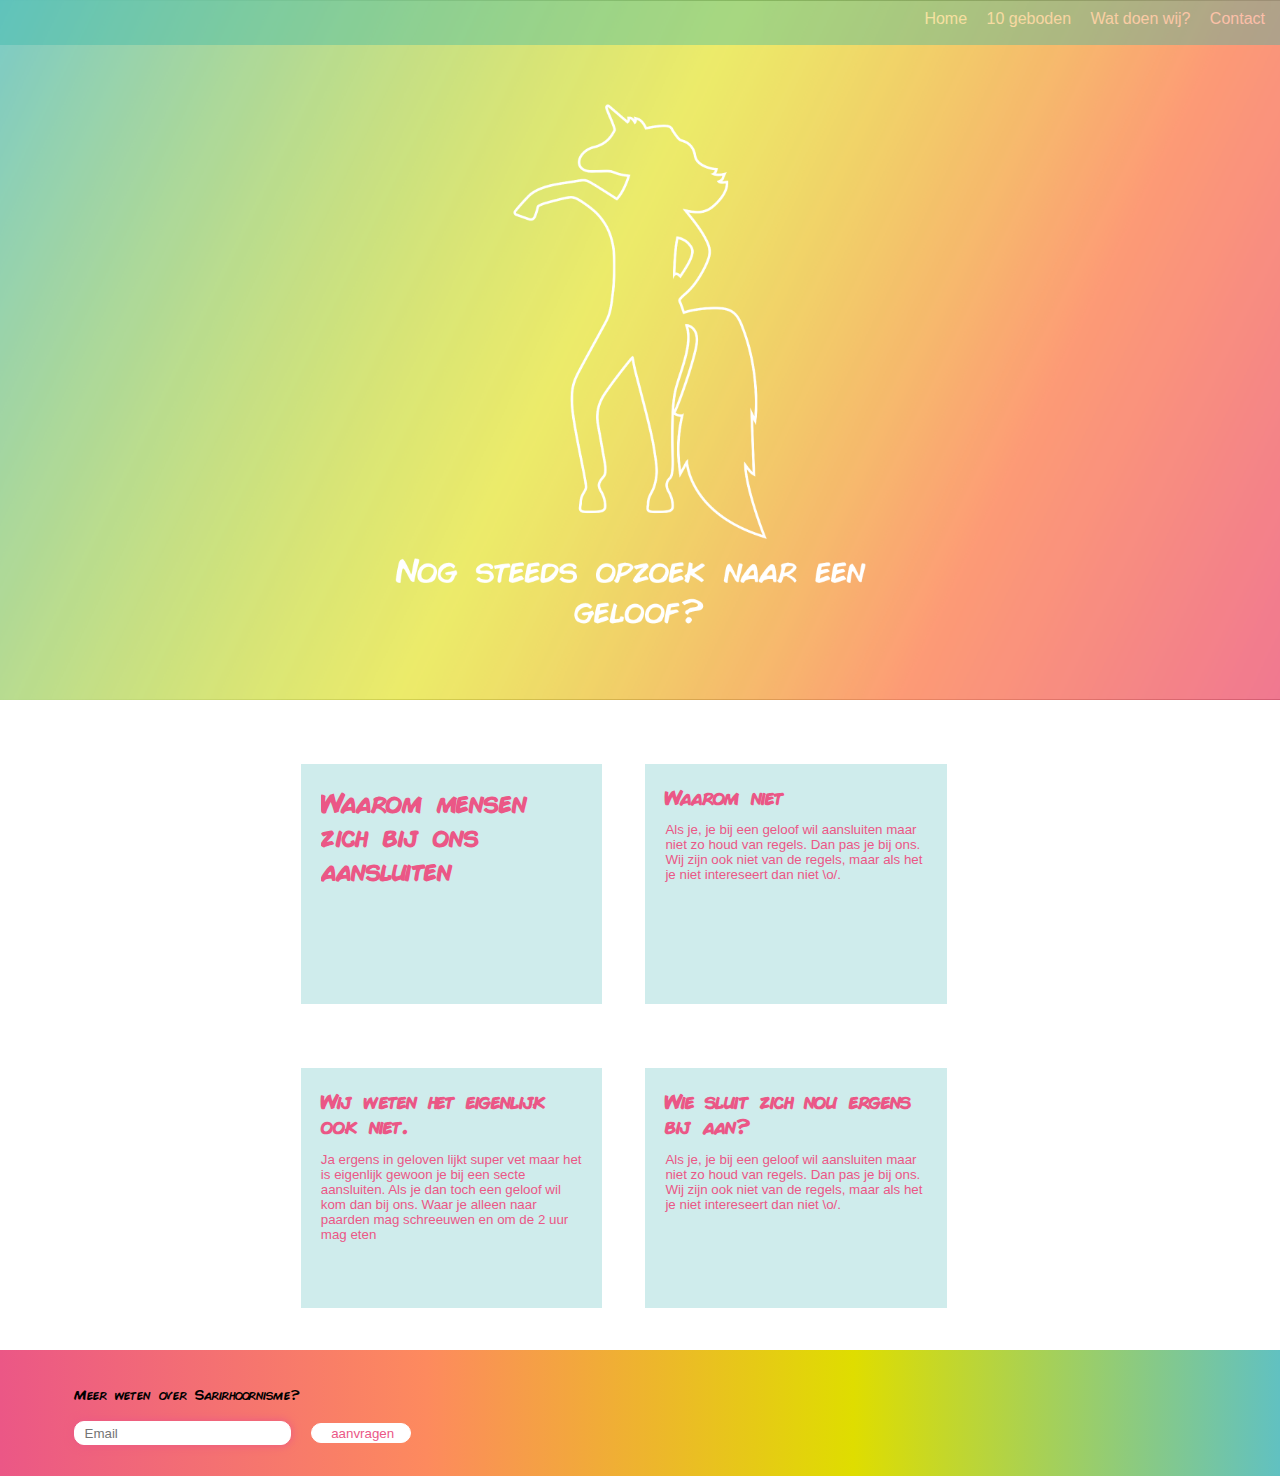
<file: index.html>
<!DOCTYPE html> 
<!--Hannah Hensen -->
 <html lang="nl">

	<head>
		<title> Sarirhoornisme </title>
		<meta charset="UTF-8"/> <meta
		name="keywords" content=""/> 
		<meta name="description" content=""/> 
		<meta name="author" content="Hannah Hensen"/>

		<link rel="stylesheet" type="text/css" href="style.css">

	</head>
	<body>

		<header class="home"> 
			<nav> 	
					<a href="index.html"> Home</a> 
					<a href="tiengeboden.html">10 geboden</a> 
					<a href="wdw.html">Wat doen wij?</a>  
					<a href="contact.html">Contact</a> 
			</nav>		
		</header>
			
		<article>
		<h2>home pagina</h2>
			<section class="boven">
				<h2> bovenste tekst </h2>
				<section class="linksboven">
					<h1 class="home">Waarom mensen zich bij ons aansluiten</h1>

				</section>

				<section class="rechtsboven">
					<h6 class="rechts">Waarom niet</h6>
					<p class="homerechts">	Als je, je bij een geloof wil aansluiten maar niet zo houd van regels.
						Dan pas je bij ons. Wij zijn ook niet van de regels, maar als het je 
						niet intereseert dan niet \o/.</p>
				</section>
			</section>

			<section class="onder">
				<h2> onderste tekst </h2>
				<section class="linksonder">
					<h6>Wij weten het eigenlijk ook niet.</h6>
					<p class="homelinks">Ja ergens in geloven lijkt  super vet maar het is eigenlijk gewoon
						je bij een secte aansluiten. Als je dan toch een geloof wil kom dan 
						bij ons. Waar je alleen naar paarden mag schreeuwen en om de 2 uur 
						mag eten</p>
					
				</section>

				<section class="rechtsonder">
					<h6 class="rechts">Wie sluit zich nou ergens bij aan?</h6>
					<p class="homerechts"> Als je, je bij een geloof wil aansluiten maar niet zo houd van regels.
						Dan pas je bij ons. Wij zijn ook niet van de regels, maar als het je 
						niet intereseert dan niet \o/.</p>
				</section>
			</section>

		</article>

		<footer>
			<form class="footer" action="bedankt.html" method="GET">
				<p class="footertext">Meer weten over Sarirhoornisme?</p>
				<input id="subscribe" type="email" placeholder="Email">
				<input class="footerknop" type="submit" value="aanvragen">
			</form>			

		</footer>




	</body> 
</html>
</file>
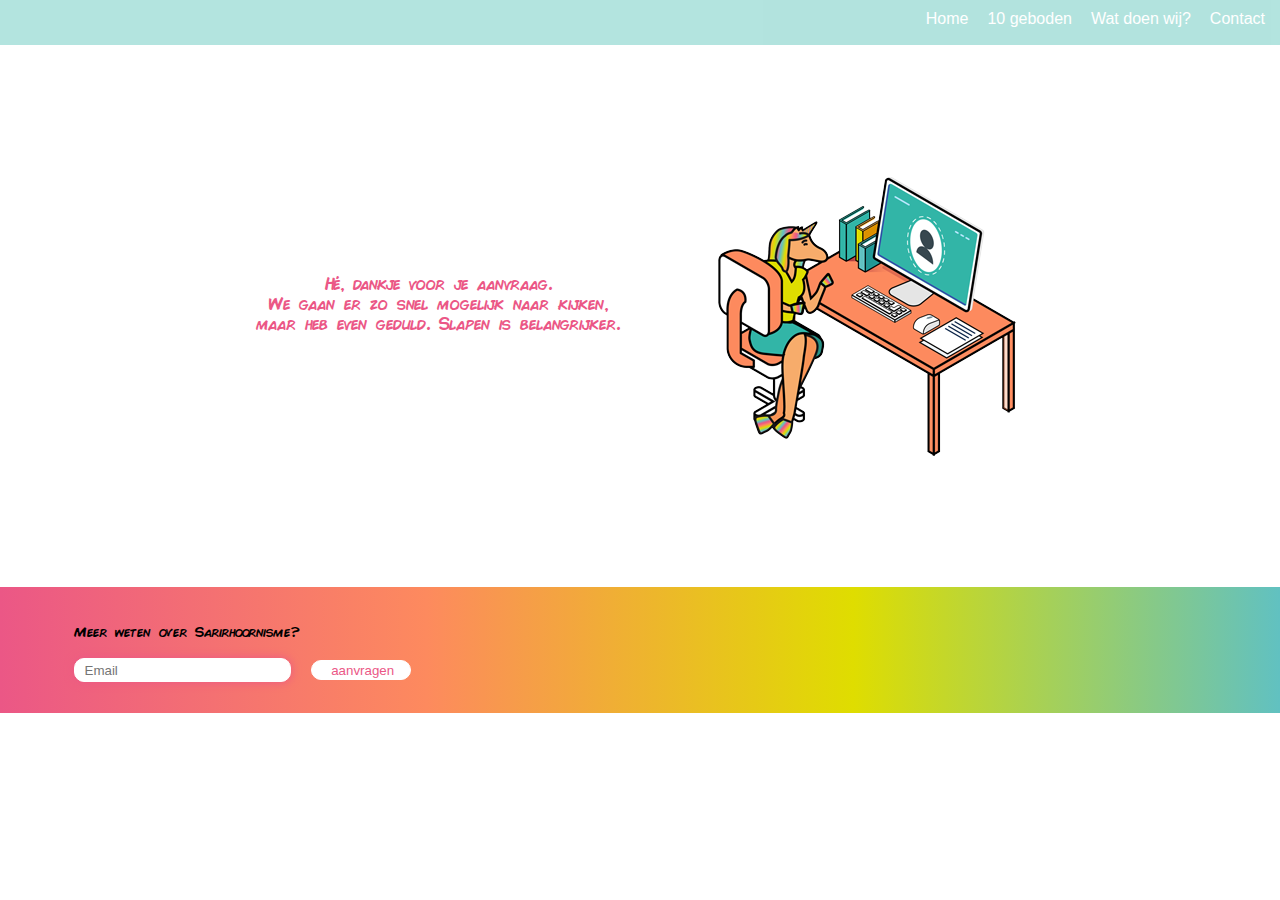
<file: bedankt.html>
<!DOCTYPE html> 
<!--Hannah Hensen -->
 <html lang="nl">

	<head>
		<title> Sarirhoornisme - contact</title>
		<meta charset="UTF-8"/> <meta
		name="keywords" content=""/> 
		<meta name="description" content=""/> 
		<meta name="author" content="Hannah Hensen"/>

		<link rel="stylesheet" type="text/css" href="style.css">

	</head>
	<body>

		<header> 
			<nav> 	
					<a href="index.html"> Home</a> 
					<a href="tiengeboden.html">10 geboden</a> 
					<a href="wdw.html">Wat doen wij?</a>  
					<a href="contact.html">Contact</a> 
			</nav>		
		</header>

		<section class="bedankt">
			<p class="tekstbedankt">
					Hé, dankje voor je aanvraag.<br>
					We gaan er zo snel mogelijk naar kijken, <br>
					maar heb even geduld. Slapen is belangrijker.
			</p>
            <img class="bedanktimg" src="links/thanks-eenhoorn.png" alt="">
		</section>

		<footer>
			<form class="footer" action="bedankt.html" method="GET">
				<p class="footertext">Meer weten over Sarirhoornisme?</p>
				<input id="subscribe" type="email" placeholder="Email">
				<input class="footerknop" type="submit" value="aanvragen">
			</form>
		</footer>




	</body> 
</html>
</file>
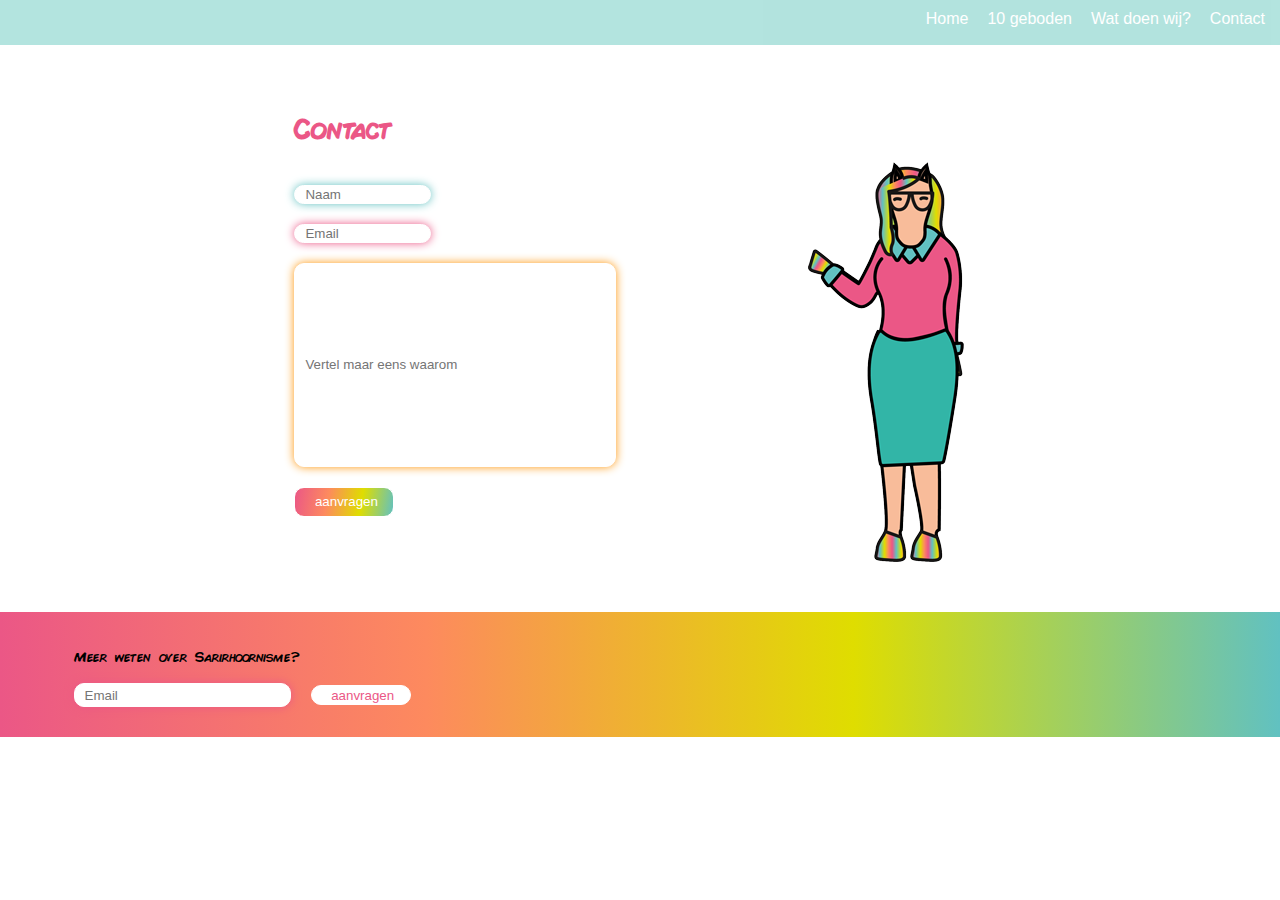
<file: contact.html>
<!DOCTYPE html> 
<!--Hannah Hensen -->
 <html lang="nl">

	<head>
		<title> Sarirhoornisme - contact</title>
		<meta charset="UTF-8"/> <meta
		name="keywords" content=""/> 
		<meta name="description" content=""/> 
		<meta name="author" content="Hannah Hensen"/>

		<link rel="stylesheet" type="text/css" href="style.css">

	</head>
	<body>

		<header> 
			<nav> 	
					<a href="index.html"> Home</a> 
					<a href="tiengeboden.html">10 geboden</a> 
					<a href="wdw.html">Wat doen wij?</a>  
					<a href="contact.html">Contact</a> 
			</nav>		
		</header>


		<article class="formulier">
			<h1 class="form">Contact</h1>
			<form action="bedankt.html" method="GET">
				
				<input id="blauw" type="text" name="fullname" placeholder="Naam">
				<input type="email" placeholder="Email">
				<input id="oranje" type="text" name="text" placeholder="Vertel maar eens waarom je contact met ons wilt opnemen.
				We zijn benieuwd. ">
				<input type="submit" value="aanvragen">


			</form>
			<img class="formulier" src="links/eenhoorn-contact.png" alt="zwaaiende eenhoorn">

		</article>
		

		<footer>
			<form class="footer" action="bedankt.html" method="GET">
				<p class="footertext">Meer weten over Sarirhoornisme?</p>
				<input id="subscribe" type="email" placeholder="Email">
				<input class="footerknop" type="submit" value="aanvragen">
			</form>

		</footer>




	</body> 
</html>
</file>
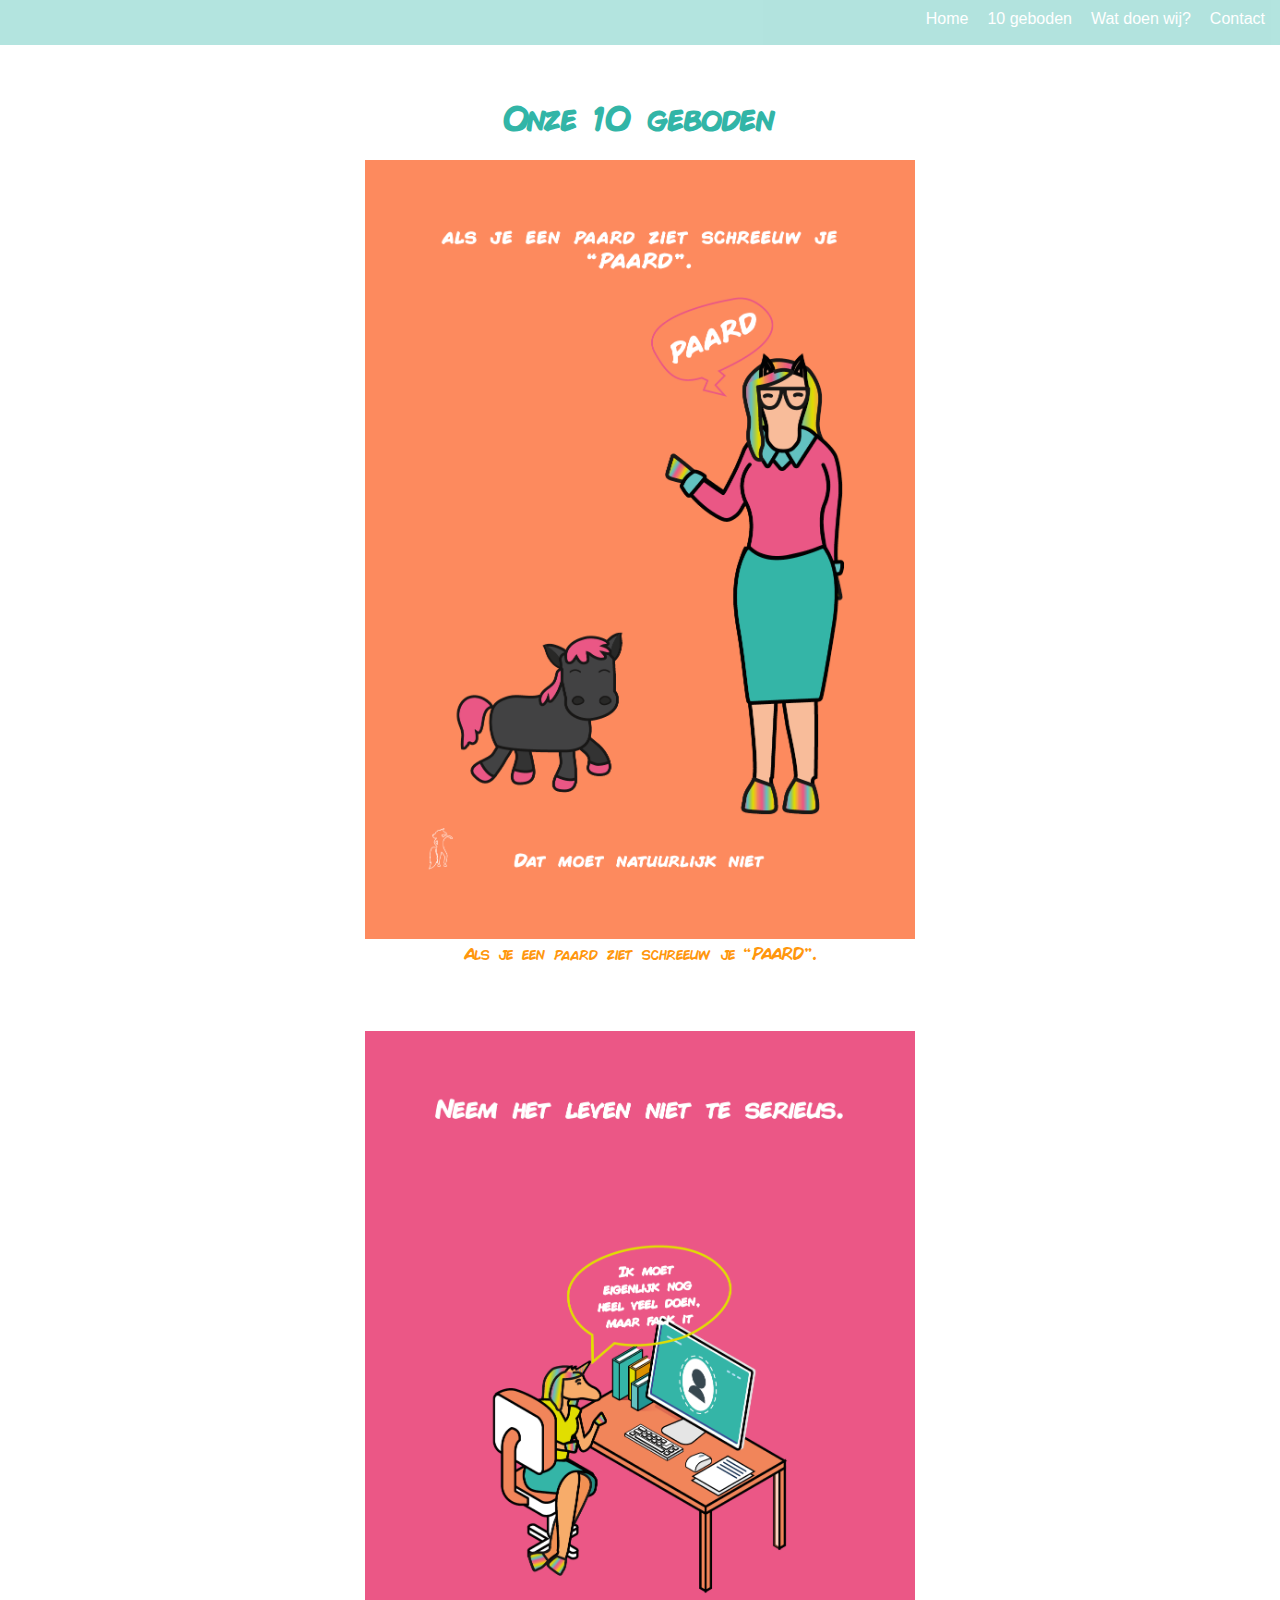
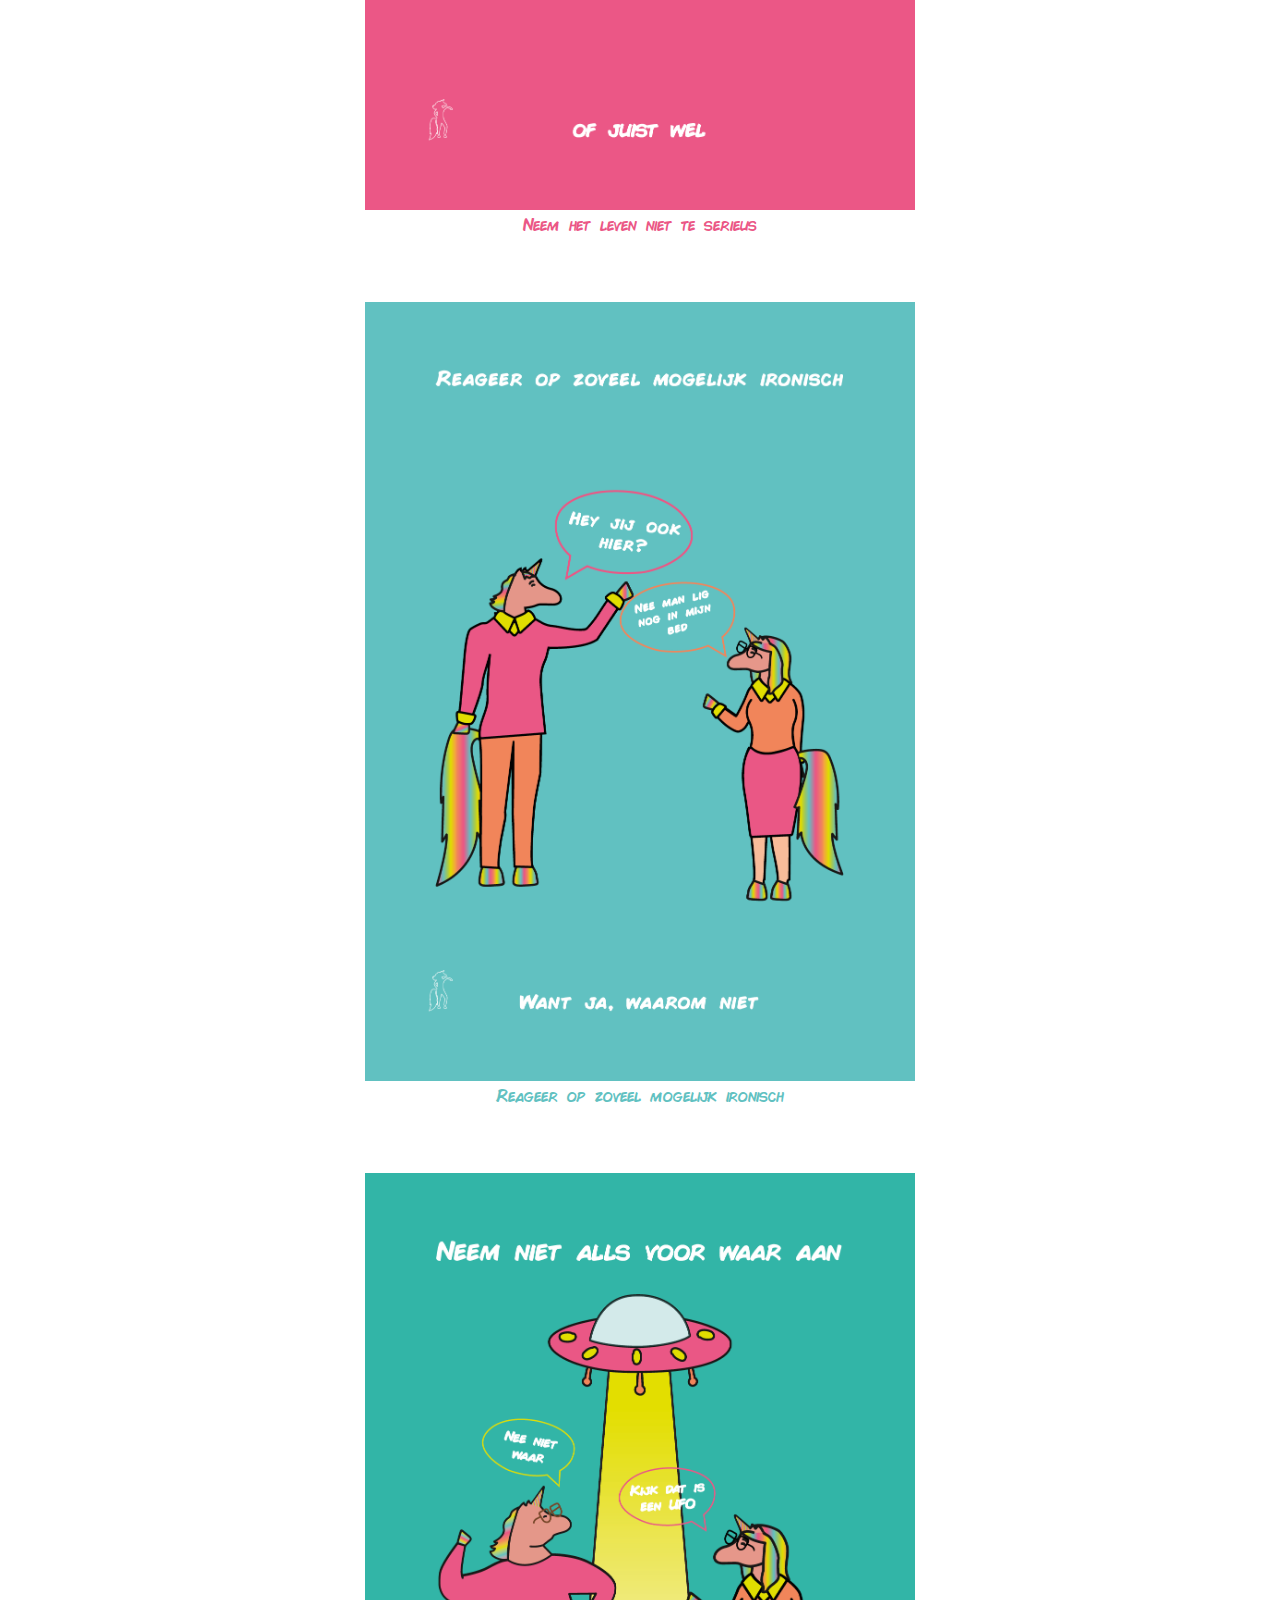
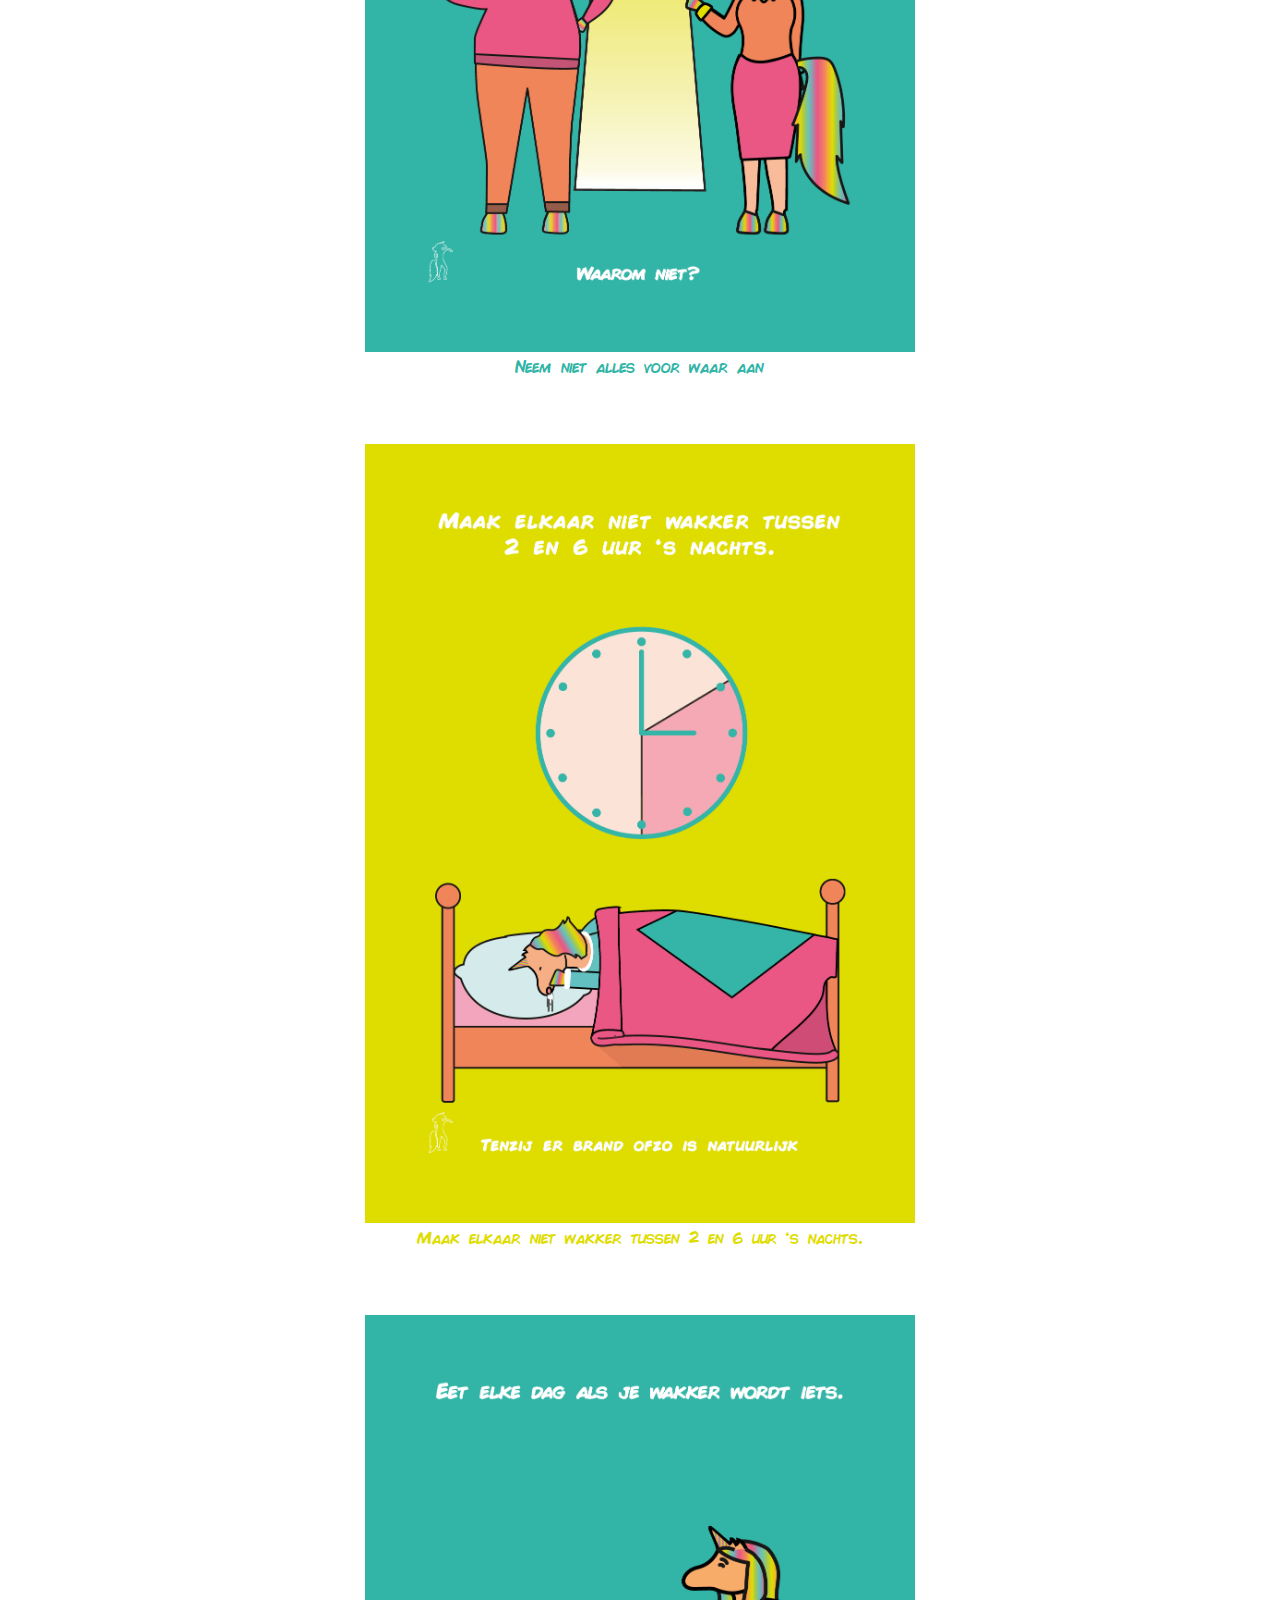
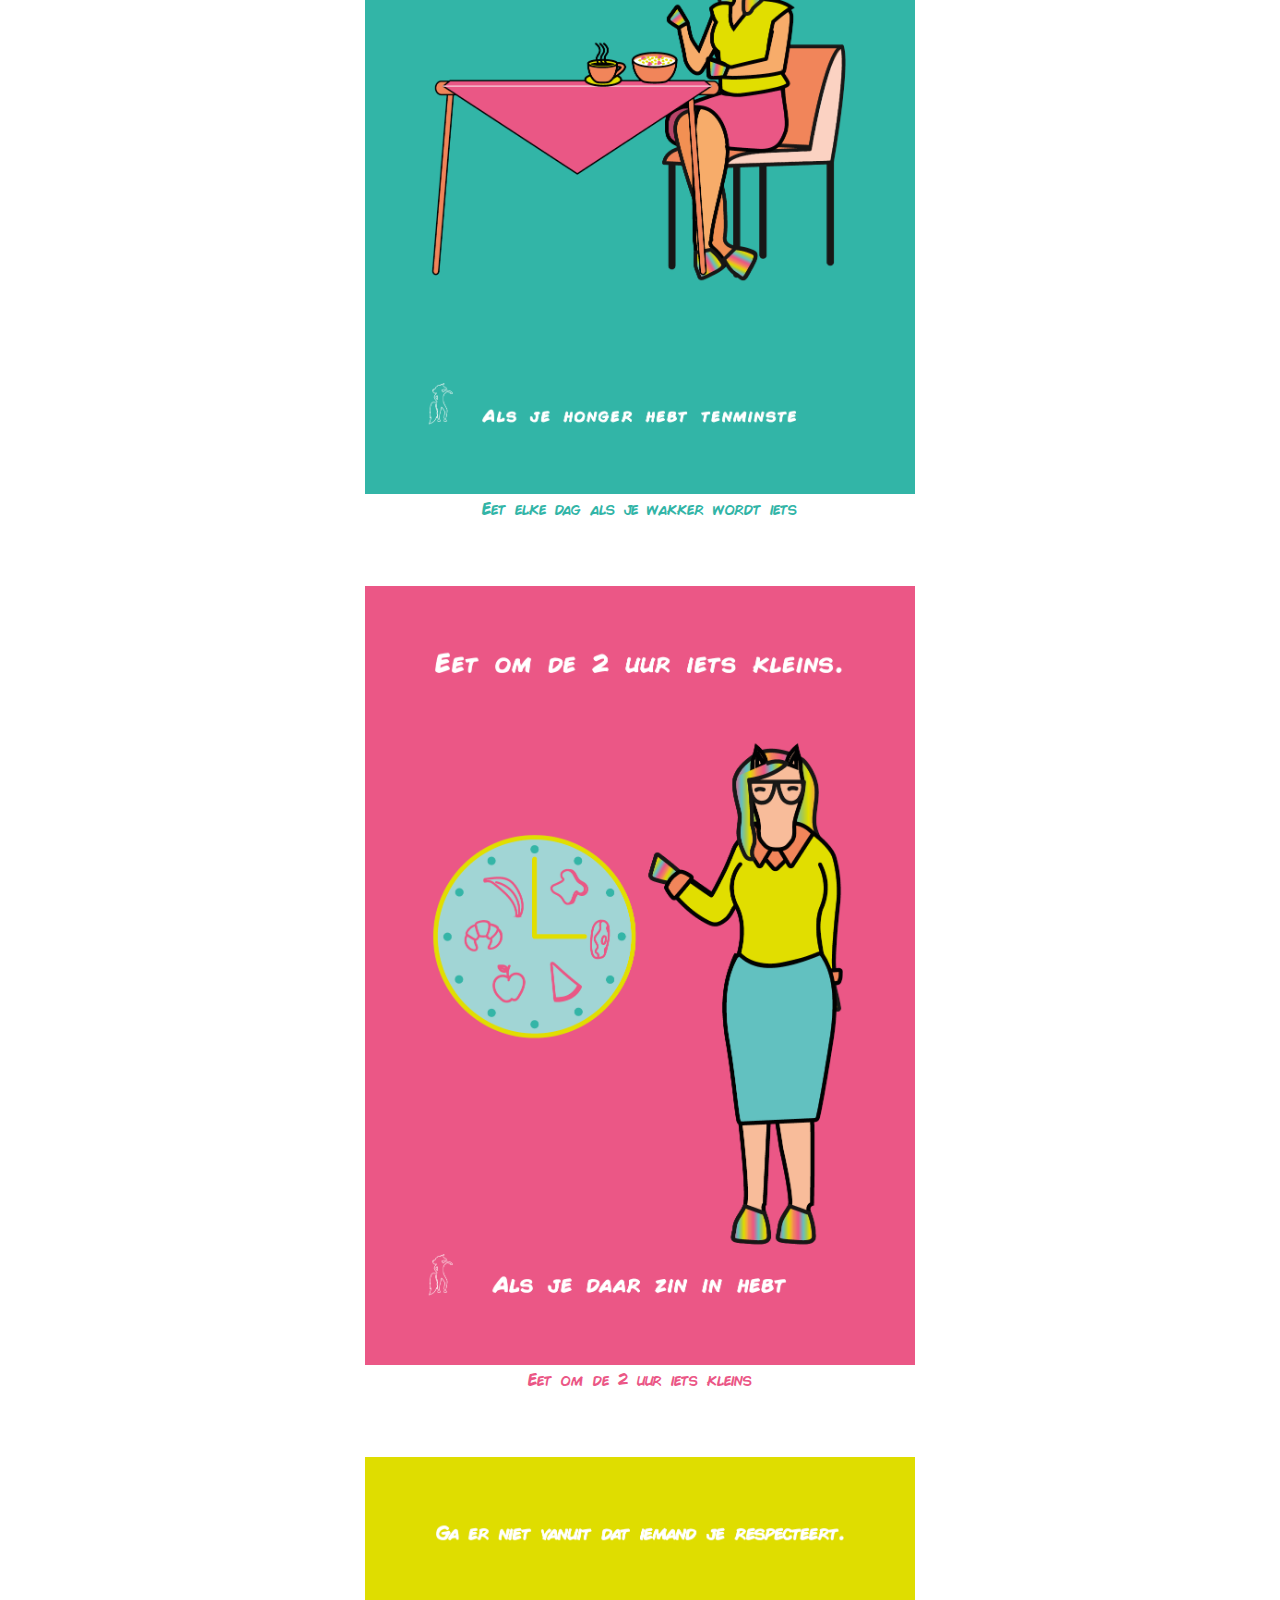
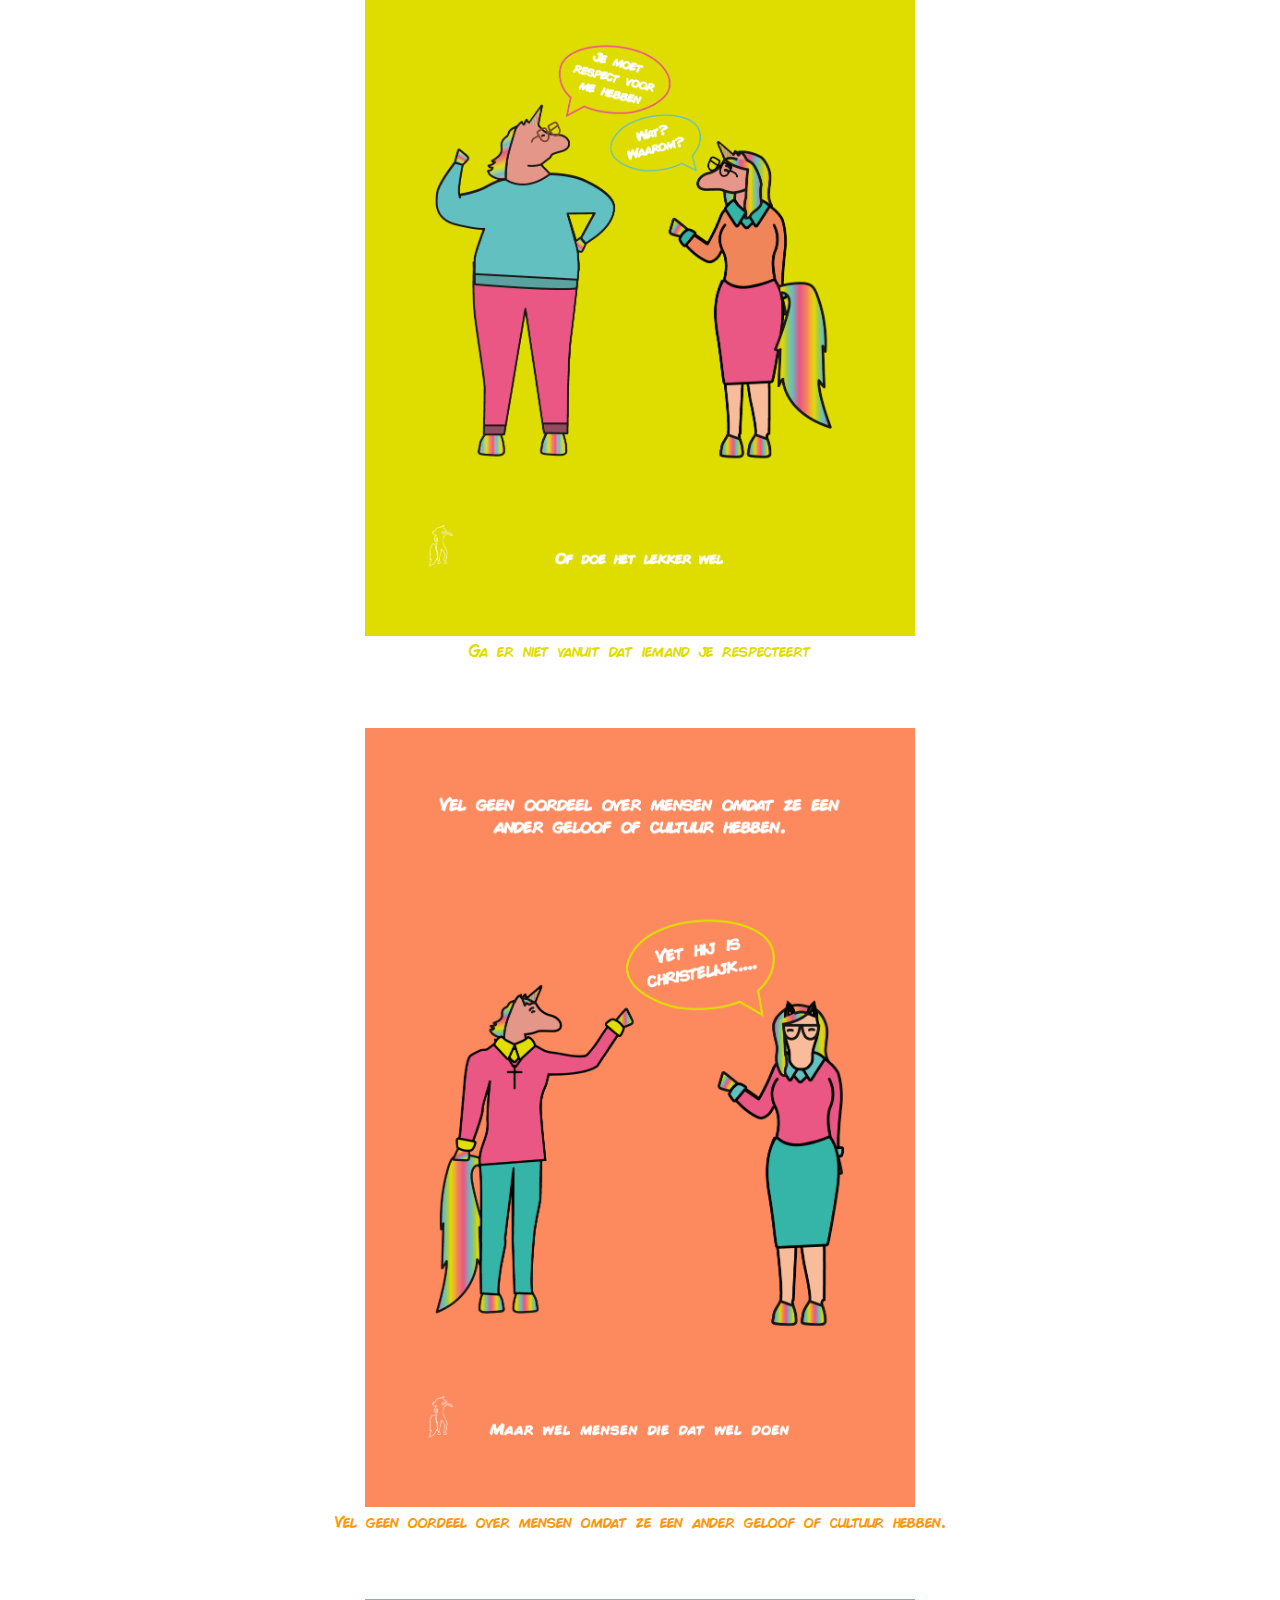
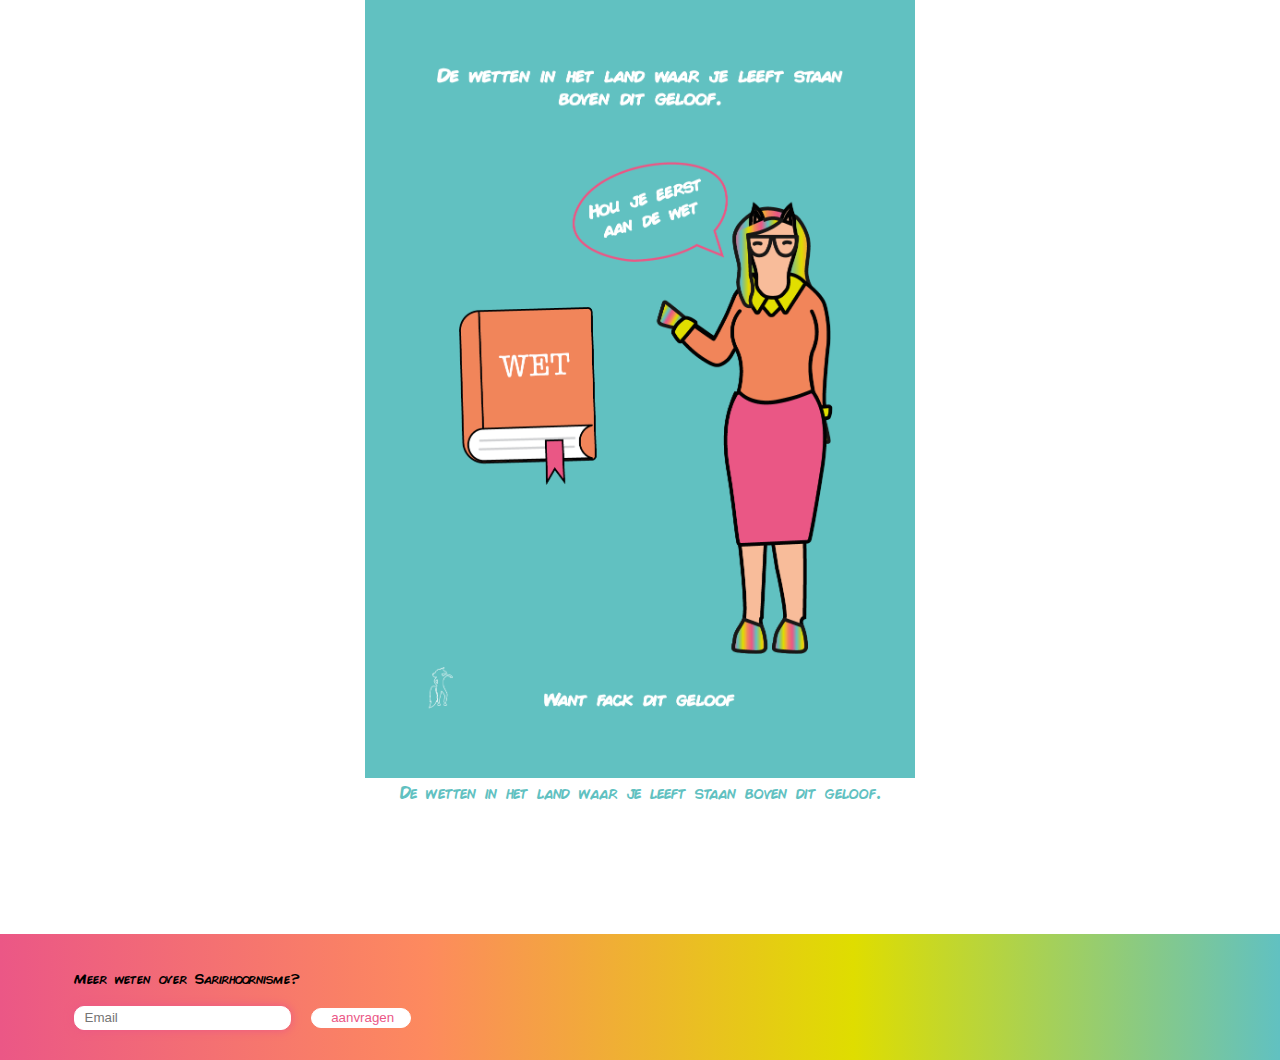
<file: tiengeboden.html>
<!DOCTYPE html> 
<!--Hannah Hensen -->
 <html lang="nl">

	<head>
		<title> Sarirhoornisme - 10 geboden </title>
		<meta charset="UTF-8"/> <meta
		name="keywords" content=""/> 
		<meta name="description" content=""/> 
		<meta name="author" content="Hannah Hensen"/>

		<link rel="stylesheet" type="text/css" href="style.css">

	</head>
	<body>

		<header> 
			<nav> 	
					<a href="index.html"> Home</a> 
					<a href="tiengeboden.html">10 geboden</a> 
					<a href="wdw.html">Wat doen wij?</a>  
					<a href="contact.html">Contact</a> 
			</nav>		
		</header>
			
			<article class="afbeelding">
				<h1 class="geboden">Onze 10 geboden</h2>
					<figure>
						<img src="links/poster1.png" alt="gebod 1">
						<figcaption class="oranje">Als je een paard ziet schreeuw je “PAARD”.</figcaption>
					</figure>
					<figure>
						<img src="links/poster2.png" alt="">
						<figcaption class="roze">Neem het leven niet te serieus</figcaption>
					</figure>
					<figure>
						<img src="links/poster3.png" alt="">
						<figcaption class="blauw">Reageer op zoveel mogelijk ironisch</figcaption>
					</figure>
					<figure>
						<img src="links/poster4.png" alt="">
						<figcaption class="groen">Neem niet alles voor waar aan</figcaption>
					</figure>
					<figure>
						<img src="links/poster5.png" alt="">
						<figcaption class="geel">Maak elkaar niet wakker tussen 2 en 6 uur ‘s nachts.</figcaption>
					</figure>
					<figure>
						<img src="links/poster6.png" alt="">
						<figcaption class="groen">Eet elke dag als je wakker wordt iets</figcaption>
					</figure>
					<figure>
						<img src="links/poster7.png" alt="">
						<figcaption class="roze">Eet om de 2 uur iets kleins</figcaption>
					</figure>
					<figure>
						<img src="links/poster8.png" alt="">
						<figcaption class="geel">Ga er niet vanuit dat iemand je respecteert</figcaption>
					</figure>
					<figure>
						<img src="links/poster9.png" alt="">
						<figcaption class="oranje">Vel geen oordeel over mensen omdat ze een ander geloof of cultuur hebben.
						</figcaption>
					</figure>
					<figure>
						<img src="links/poster10.png" alt="">
						<figcaption class="blauw">De wetten in het land waar je leeft staan boven dit geloof.</figcaption>
					</figure>
			</article>	

		<footer>
			<form class="footer" action="bedankt.html" method="GET">
				<p class="footertext">Meer weten over Sarirhoornisme?</p>
				<input id="subscribe" type="email" placeholder="Email">
				<input class="footerknop" type="submit" value="aanvragen">
			</form>

		</footer>




	</body> 
</html>
</file>
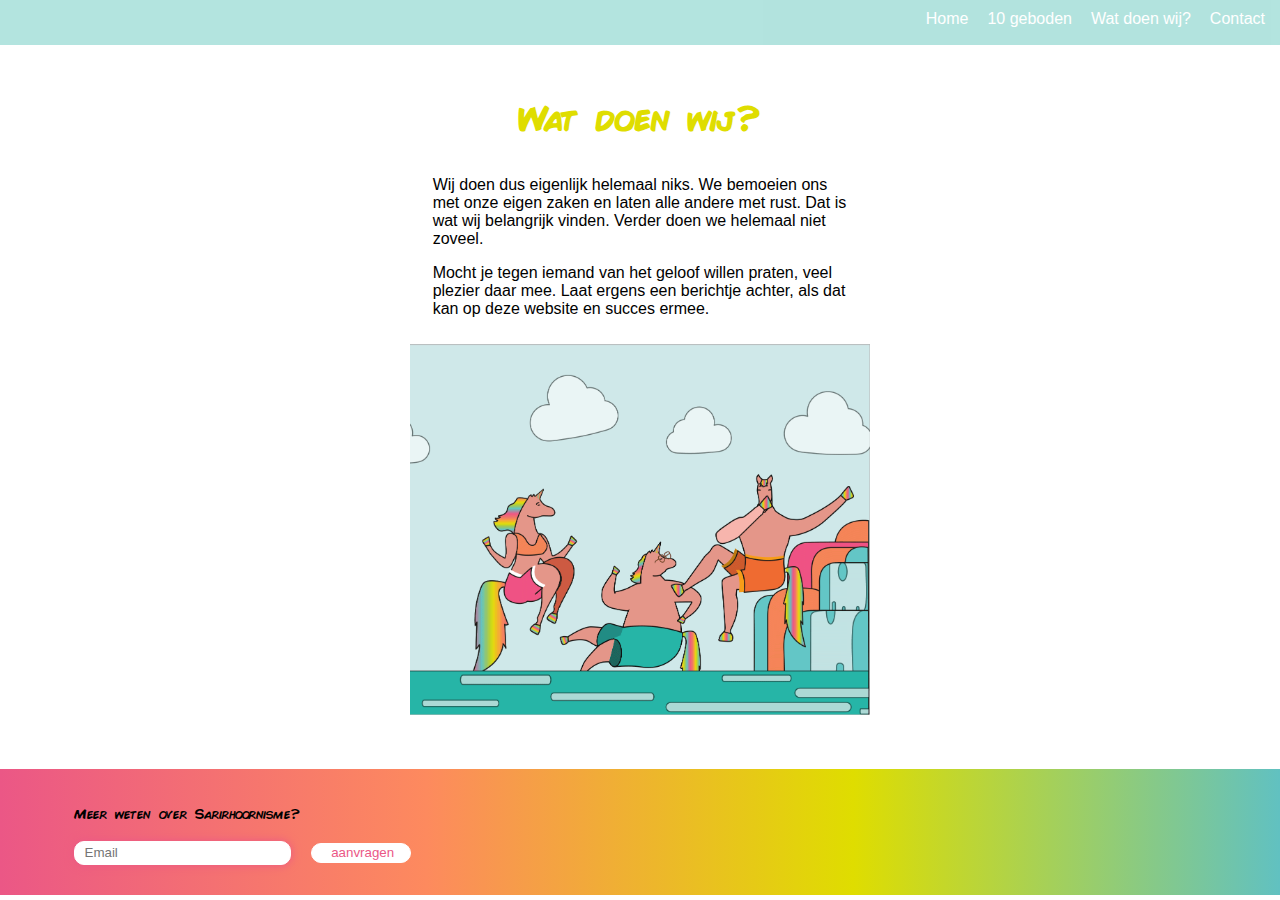
<file: wdw.html>
<!DOCTYPE html> 
<!--Hannah Hensen -->
 <html lang="nl">

	<head>
		<title> Sarirhoornisme - wat doen wij</title>
		<meta charset="UTF-8"/> <meta
		name="keywords" content=""/> 
		<meta name="description" content=""/> 
		<meta name="author" content="Hannah Hensen"/>

		<link rel="stylesheet" type="text/css" href="style.css">

	</head>
	<body>

		<header> 
			<nav> 	
					<a href="index.html"> Home</a> 
					<a href="tiengeboden.html">10 geboden</a> 
					<a href="wdw.html">Wat doen wij?</a>  
					<a href="contact.html">Contact</a> 
			</nav>		
		</header>
		<main>
			<h1 class="wdw"> Wat doen wij? </h1>

			<article class="wdwt">
				<h2>wat doen wij tekst</h2>
				<p class="wdwtekst"> 
						Wij doen dus eigenlijk helemaal niks. We bemoeien ons met onze eigen zaken en laten alle andere met rust. Dat is wat wij belangrijk vinden. Verder doen we helemaal niet zoveel.
				</p>
				<p class="wdwtekst">
						Mocht je tegen iemand van het geloof willen praten, veel plezier daar mee. Laat ergens een berichtje achter, als dat kan op deze website en succes ermee.
				</p>

				<img class="gif" src="links/gif1.gif" alt="eenhoorns springen in water">
			</article>
		

		</main>
		

		<footer>
			<form class="footer" action="bedankt.html" method="GET">
				<p class="footertext">Meer weten over Sarirhoornisme?</p>
				<input id="subscribe" type="email" placeholder="Email">
				<input class="footerknop" type="submit" value="aanvragen">
			</form>

		</footer>




	</body> 
</html>
</file>
<file: style.css>
body{
	margin:0px;
	padding: 0px;
	text-align: left;
}

@font-face{
	font-family: comic book;
	src: url(fonts/comicbook.otf);

}


header{
	overflow: hidden;
}

nav{
	background-color: #32B5A7;
	opacity: 37%;
	height: 35px;
	width: 100%;
	text-align: right;
	padding-top: 10px;
	overflow: hidden;
}

a {
	margin-right: 15px;
	font-family: open sans, sans-serif;

}

h1.nw{
	visibility: hidden;
	font-size: 0pt;

}

/*algemene tekst*/

h1{
	font-family: comic book, fantasy;
	font-size: 20pt;
	color:#EB5786;
	margin-top: 0px;

} 

h2{
	visibility: hidden;
	font-size: 0pt;

}

h6{
	font-family: comic book, fantasy;
	font-weight: bold;
	font-size: 15pt;
	margin: 0pt;
	color:#EB5786;

}

p {
	font-family: open sans, sans-serif;
}


/*Links voor de Navigatie*/
a:link{
	color: white;
	text-decoration: none;

}
a:visited{/*a link die bezocht is*/
	color: white;
	text-decoration: underline;

	} 

a:hover{/*a link waar de muis overheen hovert*/
	color: #EB5786;
	text-decoration: underline;
	text-decoration-color: #EB5786;
	} 

a:active { /*a Link waar opgeklikt wordt*/
	color:#FF970E;
	font-weight: bold;

	}

/*home pagina*/
header.home{
	background: url(links/header.png);
	background-position: center;
	background-size: cover;
	width: 100%;
	height: 700px;
	font-family: sans-serif;
}

article{
	margin-top: 50px;
	margin-left: 15%;
	text-align:center;
	width: 85%;
	height: 600px;
	overflow: auto;
}

section.boven{
	display: inline-flex;
	text-align: center;
	margin-bottom: 2.5%;
	width: 80%;
	height: 250px;
}

section.linksboven{
	text-align: left;
	margin-right: 2.5%;
	height: 200px;
	width: 30%; 
	background-color: rgba(97,193,193,0.3); 
	padding: 20px;
	overflow:hidden;

}


section.rechtsboven{
	text-align: right;
	margin-left: 2.5%;
	height: 200px;
	width: 30%;
	background-color: rgba(97,193,193,0.3);
	padding: 20px;
	overflow: scroll;

}

section.onder{
	display: inline-flex;
	text-align: center;
	margin-top: 2.5%;
	width: 80%;
	height: 250px;

}

section.linksonder{
	text-align: left;
	margin-right: 2.5%;
	height: 200px;
	width: 30%;
	background-color: rgba(97,193,193,0.3); 
	padding: 20px;
	overflow: scroll;

}


section.rechtsonder{
	text-align: right;
	margin-left: 2.5%;
	height: 200px;
	width: 30%;
	background-color: rgba(97,193,193,0.3);
	padding: 20px;
	overflow: scroll;

}

p.homelinks{
	font-size: 10pt;
	color: #EB5786;
	text-align: left;
	margin-bottom: 10px;

}

p.homerechts{
	font-size: 10pt;
	color: #EB5786;
	text-align: left;
	margin-bottom: 10px;

}

h1.home {
	text-align: left;
	margin-bottom: 20px;
	font-size: 20pt;
	overflow: auto;

} 

h6.rechts{
	text-align: left;
}

/* 10 geboden pagina */
article.afbeelding{
	text-align: center;
	height: auto;
	width: 60%;
	margin-bottom: 5%;
	overflow: hidden;
	margin-left: 20%;

}

img{
	width: 80%;

}

figcaption{
	font-family: comic book;
	font-size: 100%;
	text-align: center;
	margin-bottom: 10%;

}

figcaption.roze{
	color: #EB5786;

}

figcaption.oranje{
	color: #FF970E;

}

figcaption.geel{
	color: #DFDD00;

}

figcaption.blauw{
	color: #61C1C1;

}

figcaption.groen{
	color: #32B5A7;

}

h1.geboden{
	font-size: 25pt;
	text-align: center;
	width: 100%;
	color: #32B5A7;

}

/*wat doen wij*/

main{
	text-align: center;
	height: auto;
	width: 60%;
	margin-left: 20%;
	margin-top: 50px;
	margin-bottom: 50px;


}

article.wdwt{
	height: auto;
	width: 60%;
	text-align:center;
	margin-top: 0%;
	margin-left: 20%;
}

h1.wdw{
	font-size: 25pt;
	text-align: center;
	width: 100%;
	color: #DFDD00;
}

p.wdwtekst{
	text-align: left;
	width: 90%;
	margin-left: 5%;

}

img.gif{
	width: 100%;
	animation-play-state: running;
	margin-top: 10px;

}

/*contact*/
article.formulier{
	text-align: center;
	width: 60%;
	height: auto;
	margin-top: 65px;
	margin-bottom: 50px;
	margin-left: 20%;
}


form{
	float: left;
	text-align: center;
	width: 40%;
	height: auto;
	padding-top: 1%;
	margin-top: 10px;
	margin-bottom: 20px;
	margin-left: 5%;
}

img.formulier{

	float: right;
	width: auto;
	display: inline-flex;
	margin-right: 60px;

}

h1.form{
	text-align: left;
	margin-left: 5%;
	margin-right: 0px;
	width: 100px;

}

input[type="text"]{
	display: block;
	text-align: left;
	width: 40%;
	border: 1px solid white;
	border-radius: 10px;
}

input[type="email"]{
	display: block;
	text-align: left;
	width: 40%;
	border: 1px solid white;
	box-shadow:0px 0px 10px 0px #EB5786;
	border-radius: 10px;
	padding-left: 10px;
	margin: 5px 0px 20px 0px;

}

#blauw{
	padding-left: 10px;
	box-shadow:0px 0px 10px 0px #61C1C1;
	margin: 5px 0px 20px 0px;

}

#oranje{
	box-shadow: 0px 0px 10px 0px #FF970E;
	width: 100%;
	height: 200px;
	padding-left: 10px;
	margin: 5px 0px 20px 0px;
	text-align: left;
	
}

input[type="submit"]{
	display: block;
	background: linear-gradient(100deg,  #EB5786, #FD8A5E, #DFDD00, #61C1C1);
	border: 1px solid white;
	border-radius: 10px;
	width: 100px;
	height: 30px;
	padding-left: 10px;
	color: white;

}

::placeholder {
	width: 50%;
	overflow: scroll;
	text-align: left;
}


/* bedankt pagina*/

section.bedankt{
	height: 350px;
	width: 60%;
	margin-top: 10%;
	margin-bottom: 5%;
	margin-left: 20%;

}

p.tekstbedankt{
	float: left;
	text-align: center;
	font-family: comic book;
	margin-top: 100px;
	color: #EB5786;

}


img.bedanktimg{
	width: auto;
	float: right;
}


/*footer*/

footer{
	height: 100px;
	background-image: linear-gradient(to right, #EB5786, #FD8A5E, #DFDD00, #61C1C1);
	padding-left: 10px;
	padding-bottom: 2%;

}

p.footertext{
	text-align: left;
	font-size: 10pt;
	font-family: comic book, fantasy ;

}
input[id^="subscribe"]{
	text-align: right;
	width: 40%;
	height: 20px;
	float: left;
	margin-right: 20px;
}

input[type="submit"].footerknop{
	background: white;
	height: 20px;
	float: center;
	color:  #EB5786;
	margin-top: 4%;
}

form.footer{
	text-align: left;
	width: 40%;
	height: 80px;
	margin-left: 5%;

}
</file>
